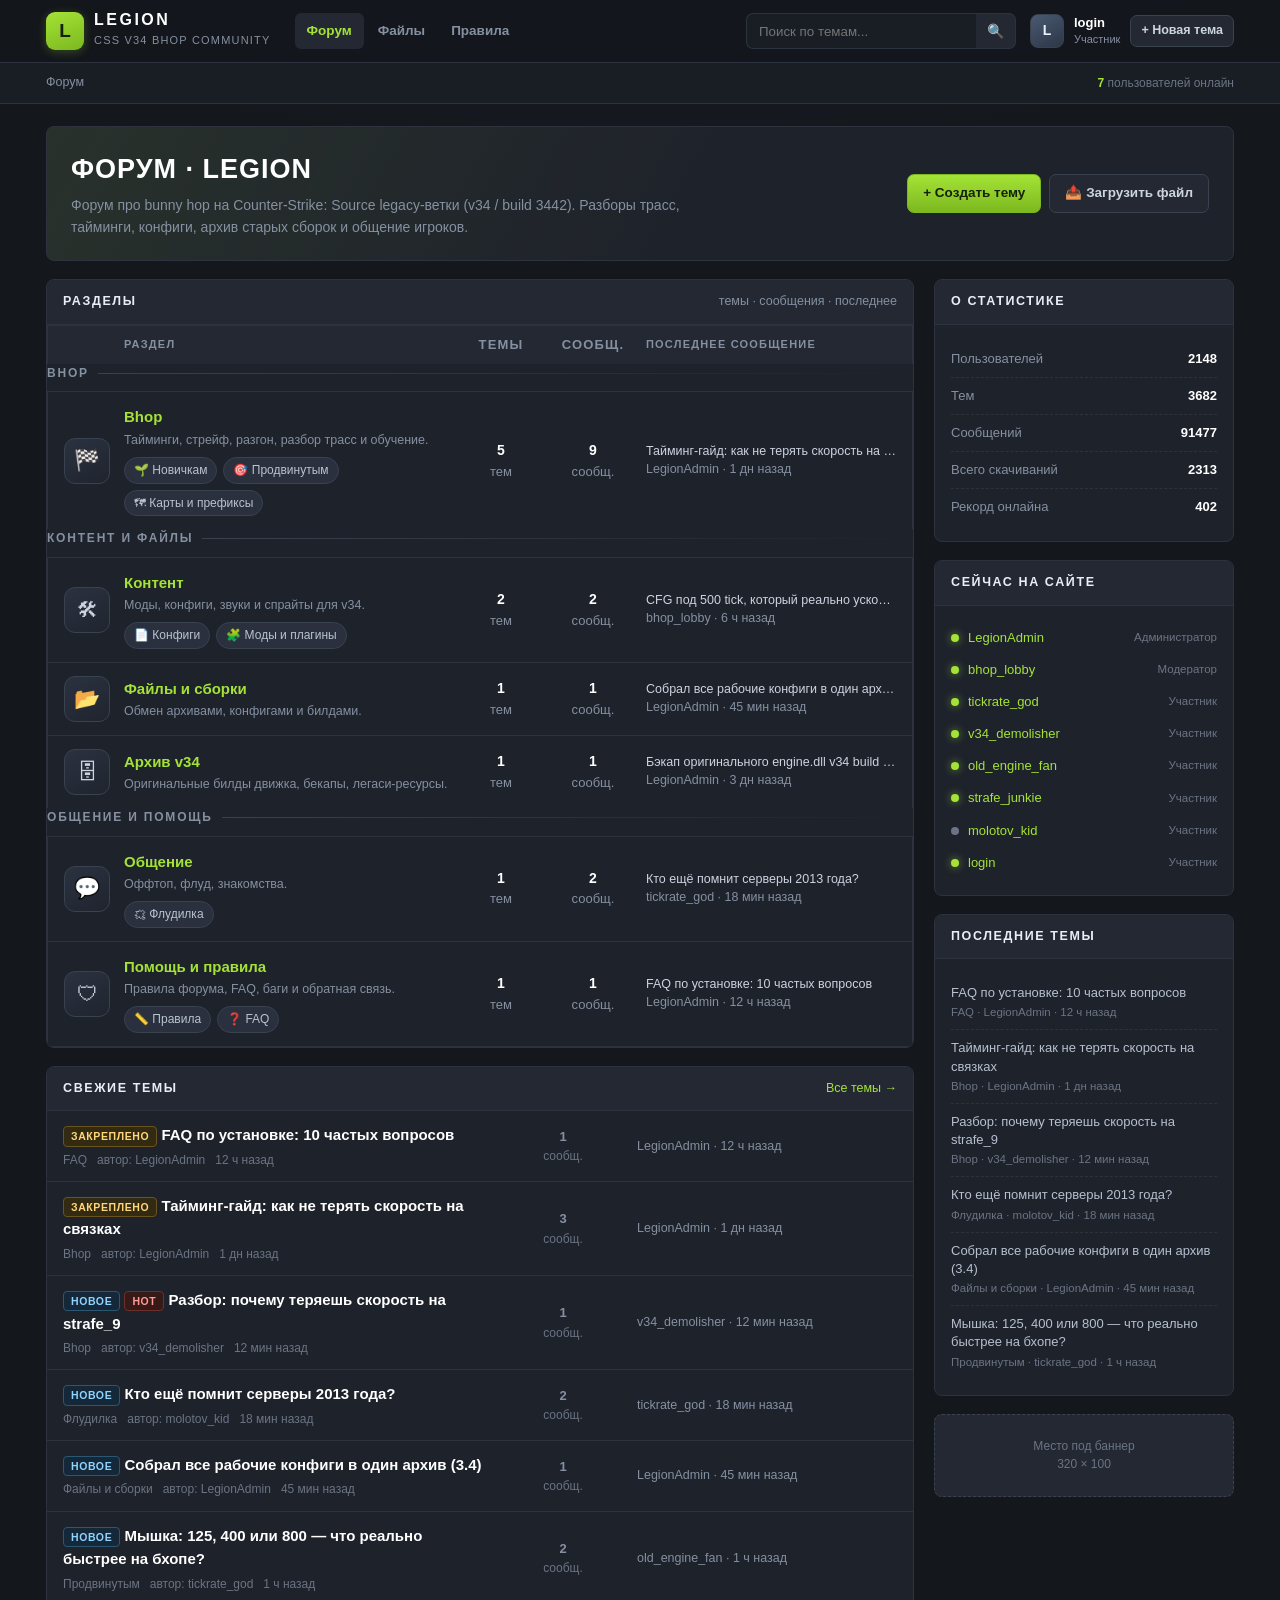
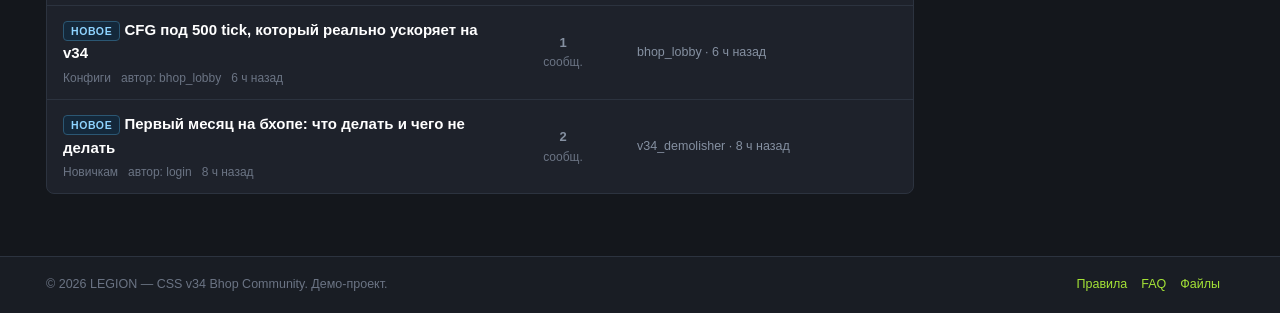
<file: legion-forum/index.html>
<!DOCTYPE html>
<html lang="ru">
<head>
<meta charset="utf-8">
<meta name="viewport" content="width=device-width, initial-scale=1">
<title>LEGION — форум CSS v34 Bhop</title>
<link rel="stylesheet" href="assets/style.css">
</head>
<body>

<header class="site-head">
  <div class="wrap bar">
    <a class="brand" href="index.html">
      <span class="crest">L</span>
      <span class="brand-txt"><b>LEGION</b><span>CSS v34 Bhop Community</span></span>
    </a>
    <nav class="mainnav">
      <a href="index.html" class="is-on">Форум</a>
      <a href="files.html">Файлы</a>
      <a href="rules.html">Правила</a>
    </nav>
    <form class="searchbox" id="headSearch">
      <input id="headSearchInput" type="search" placeholder="Поиск по темам...">
      <button title="Найти">&#128269;</button>
    </form>
    <div class="userbox">
      <span class="avatar">L</span>
      <span class="who"><b>login</b><span>Участник</span></span>
      <a class="btn btn-sm" href="new.html">+ Новая тема</a>
    </div>
  </div>
</header>

<div class="subbar">
  <div class="wrap in">
    <nav class="crumbs"><a href="index.html">Форум</a></nav>
    <span class="online-now" data-online></span>
  </div>
</div>

<div class="wrap">

  <section class="hero">
    <div>
      <h1>ФОРУМ · LEGION</h1>
      <p id="forumDesc"></p>
    </div>
    <div class="hero-acts">
      <a class="btn btn-primary" href="new.html">+ Создать тему</a>
      <a class="btn" href="files.html">&#128228; Загрузить файл</a>
    </div>
  </section>

  <div class="layout">

    <!-- ---------- разделы ---------- -->
    <div class="col">
      <div id="searchBlock" class="hidden">
        <section class="panel">
          <div class="panel-head">
            <h2>Результаты поиска</h2>
            <span class="tail" id="searchCount"></span>
          </div>
          <div class="panel-body tight" id="searchList"></div>
        </section>
      </div>

      <div id="forumBlock">
        <section class="panel">
          <div class="panel-head">
            <h2>Разделы</h2>
            <span class="tail dim">темы · сообщения · последнее</span>
          </div>
          <div class="panel-body tight">
            <div class="row head">
              <div></div>
              <div>Раздел</div>
              <div class="num">Темы</div>
              <div class="num">Сообщ.</div>
              <div>Последнее сообщение</div>
            </div>
            <div id="boards"></div>
          </div>
        </section>
      </div>

      <section class="panel">
        <div class="panel-head">
          <h2>Свежие темы</h2>
          <span class="tail"><a href="board.html?id=bhop">Все темы &rarr;</a></span>
        </div>
        <div class="panel-body tight" id="latest"></div>
      </section>
    </div>

    <!-- ---------- сайдбар ---------- -->
    <aside class="col side">
      <section class="panel side-panel">
        <div class="panel-head"><h3>О статистике</h3></div>
        <div class="panel-body">
          <ul class="stat-list" data-stats></ul>
        </div>
      </section>

      <section class="panel side-panel">
        <div class="panel-head"><h3>Сейчас на сайте</h3></div>
        <div class="panel-body">
          <ul class="online-list" data-online-list></ul>
        </div>
      </section>

      <section class="panel side-panel">
        <div class="panel-head"><h3>Последние темы</h3></div>
        <div class="panel-body" data-latest></div>
      </section>

      <div class="adslot">Место под баннер<br>320 × 100</div>
    </aside>

  </div>
</div>

<footer class="site-foot">
  <div class="wrap in">
    <span>© <span data-year></span> LEGION — CSS v34 Bhop Community. Демо-проект.</span>
    <span class="links">
      <a href="rules.html">Правила</a>
      <a href="rules.html#faq">FAQ</a>
      <a href="files.html">Файлы</a>
      <span data-storage-note></span>
    </span>
  </div>
</footer>

<div class="toast" id="toast"></div>

<script src="assets/data.js"></script>
<script src="assets/app.js"></script>
<script>
(function () {
  var L = window.L, F = L.forum;
  L.q('#forumDesc').textContent = F.desc;

  var GROUPS = [
    { title: 'Bhop',            ids: ['bhop'] },
    { title: 'Контент и файлы', ids: ['content', 'files', 'archive'] },
    { title: 'Общение и помощь',ids: ['talk', 'help'] }
  ];

  function boardHref(b) { return b.url || ('board.html?id=' + b.id); }

  function counts(id) {
    var list = L.threadsDeep(id);
    var posts = list.reduce(function (a, t) { return a + t.posts.length; }, 0);
    return { topics: list.length, posts: posts };
  }

  function lastOf(id) {
    var list = L.threadsDeep(id);
    if (!list.length) return '<span class="muted">пусто</span>';
    var t = list[0];
    var p = t.posts[t.posts.length - 1];
    return '<a class="t" href="thread.html?id=' + L.esc(t.id) + '">' + L.esc(t.title) + '</a>' +
           '<span class="a">' + L.esc(p ? p.author : t.author) + ' · ' + L.esc(L.ago(t.lastSeen)) + '</span>';
  }

  function subsOf(id) {
    return L.boards().filter(function (b) { return b.parent === id; });
  }

  function renderBoards() {
    var html = '';
    GROUPS.forEach(function (g) {
      html += '<h3 class="cat-title">' + L.esc(g.title) + '</h3>';
      g.ids.forEach(function (id) {
        var b = L.board(id);
        if (!b) return;
        var c = counts(id), subs = subsOf(id);
        var chips = subs.map(function (s) {
          return '<a class="sub-link" href="' + boardHref(s) + '">' + L.esc(s.icon) + ' ' + L.esc(s.name) + '</a>';
        }).join('');
        html +=
          '<div class="row">' +
            '<div class="board-ico">' + b.icon + '</div>' +
            '<div>' +
              '<div class="board-name"><a href="' + boardHref(b) + '">' + L.esc(b.name) + '</a></div>' +
              '<div class="board-desc">' + L.esc(b.desc) + '</div>' +
              (chips ? '<div class="board-subs">' + chips + '</div>' : '') +
            '</div>' +
            '<div class="num"><b>' + c.topics + '</b>тем</div>' +
            '<div class="num"><b>' + c.posts + '</b>сообщ.</div>' +
            '<div class="lastpost">' + lastOf(id) + '</div>' +
          '</div>';
      });
    });
    L.q('#boards').innerHTML = html;
  }

  function renderLatest() {
    L.q('#latest').innerHTML = L.latest(8).map(function (t) {
      return threadRow(t);
    }).join('');
  }

  function lastCell(t) {
    var p = t.posts[t.posts.length - 1];
    return '<span class="a">' + L.esc(p ? p.author : t.author) + ' · ' + L.esc(L.ago(t.lastSeen)) + '</span>';
  }

  function threadRow(t) {
    var badges = '';
    if (t.pinned) badges += '<span class="badge badge-pin">Закреплено</span> ';
    else if (Date.now() - t.created < 86400000) badges += '<span class="badge badge-new">Новое</span> ';
    if (t.hot) badges += '<span class="badge badge-hot">Hot</span> ';
    if (t.locked) badges += '<span class="badge">Закрыто</span> ';

    return '<a class="thread" href="thread.html?id=' + L.esc(t.id) + '">' +
      '<div>' +
        '<div class="thread-title">' + badges + L.esc(t.title) + '</div>' +
        '<div class="thread-meta">' +
          '<span>' + L.esc(L.boardTitle(t.board)) + '</span>' +
          '<span>автор: ' + L.esc(t.author) + '</span>' +
          '<span>' + L.esc(L.ago(t.lastSeen)) + '</span>' +
        '</div>' +
      '</div>' +
      '<div class="thread-stats"><b>' + t.posts.length + '</b>сообщ.</div>' +
      '<div class="lastpost">' + lastCell(t) + '</div>' +
    '</a>';
  }
  window.LegionThreadRow = threadRow;

  /* ---------- поиск ---------- */
  function renderSearch(query) {
    var res = L.search(query);
    L.q('#forumBlock').classList.add('hidden');
    L.q('#searchBlock').classList.remove('hidden');
    L.q('#searchCount').textContent = 'запрос: «' + query + '» · найдено ' + res.length;
    document.title = 'Поиск: ' + query + ' — LEGION';
    L.q('.crumbs').innerHTML = '<a href="index.html">Форум</a><i>/</i><span class="cur">Поиск</span>';
    L.q('#searchList').innerHTML = res.length
      ? res.map(function (t) { return threadRow(t); }).join('')
      : '<div class="empty"><div class="big">&#128533;</div><p>Ничего не нашлось. Попробуй другой запрос.</p></div>';
  }

  renderBoards();
  renderLatest();

  var query = new URLSearchParams(location.search).get('q');
  if (query) {
    renderSearch(query);
    L.q('#headSearchInput').value = query;
  }
})();
</script>
</body>
</html>
</file>
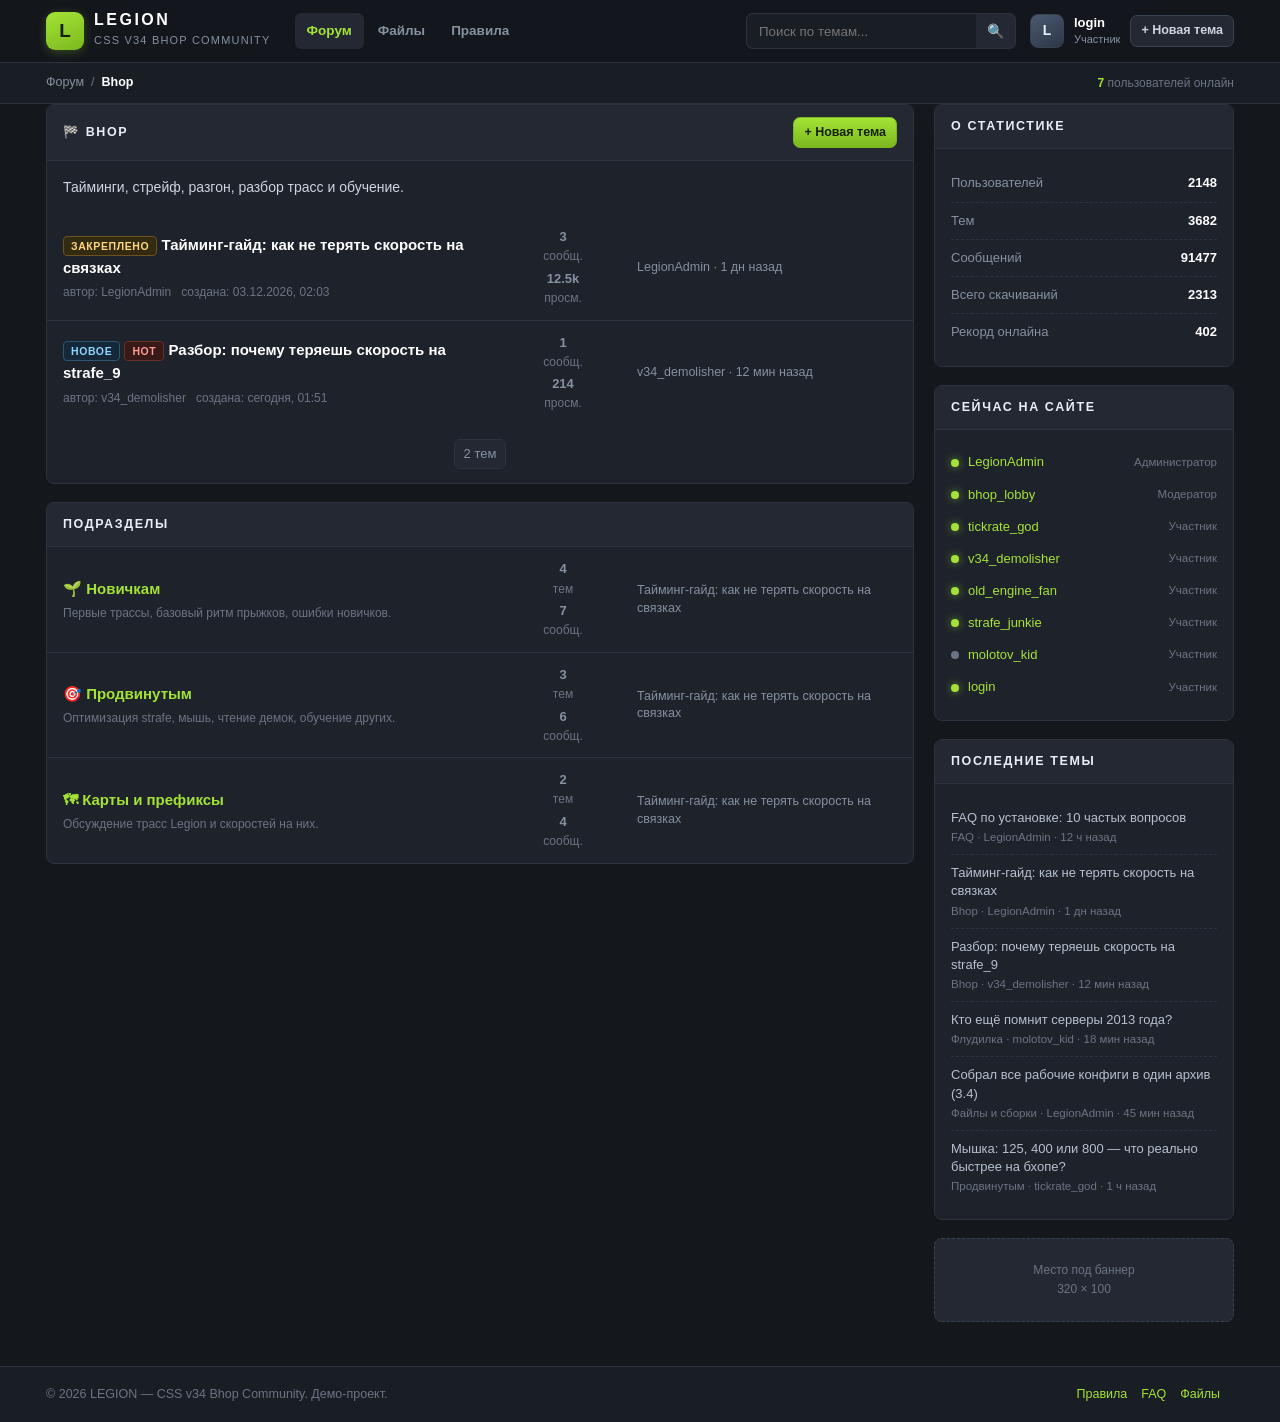
<file: legion-forum/board.html>
<!DOCTYPE html>
<html lang="ru">
<head>
<meta charset="utf-8">
<meta name="viewport" content="width=device-width, initial-scale=1">
<title>Раздел — LEGION</title>
<link rel="stylesheet" href="assets/style.css">
</head>
<body>

<header class="site-head">
  <div class="wrap bar">
    <a class="brand" href="index.html">
      <span class="crest">L</span>
      <span class="brand-txt"><b>LEGION</b><span>CSS v34 Bhop Community</span></span>
    </a>
    <nav class="mainnav">
      <a href="index.html" class="is-on">Форум</a>
      <a href="files.html">Файлы</a>
      <a href="rules.html">Правила</a>
    </nav>
    <form class="searchbox" id="headSearch">
      <input id="headSearchInput" type="search" placeholder="Поиск по темам...">
      <button title="Найти">&#128269;</button>
    </form>
    <div class="userbox">
      <span class="avatar">L</span>
      <span class="who"><b>login</b><span>Участник</span></span>
      <a class="btn btn-sm" href="new.html">+ Новая тема</a>
    </div>
  </div>
</header>

<div class="subbar">
  <div class="wrap in">
    <nav class="crumbs" id="crumbs"></nav>
    <span class="online-now" data-online></span>
  </div>
</div>

<div class="wrap">
  <div class="layout">

    <div class="col">
      <section class="panel">
        <div class="panel-head">
          <h2 id="boardTitle">Раздел</h2>
          <span class="tail"><a class="btn btn-sm btn-primary" id="newThreadBtn" href="new.html">+ Новая тема</a></span>
        </div>
        <div class="panel-body" id="boardDesc"></div>
        <div class="panel-body tight">
          <div id="threadList"></div>
          <div class="pager" id="pager"></div>
        </div>
      </section>

      <section class="panel">
        <div class="panel-head"><h2>Подразделы</h2></div>
        <div class="panel-body tight" id="subs"></div>
      </section>
    </div>

    <aside class="col side">
      <section class="panel side-panel">
        <div class="panel-head"><h3>О статистике</h3></div>
        <div class="panel-body"><ul class="stat-list" data-stats></ul></div>
      </section>
      <section class="panel side-panel">
        <div class="panel-head"><h3>Сейчас на сайте</h3></div>
        <div class="panel-body"><ul class="online-list" data-online-list></ul></div>
      </section>
      <section class="panel side-panel">
        <div class="panel-head"><h3>Последние темы</h3></div>
        <div class="panel-body" data-latest></div>
      </section>
      <div class="adslot">Место под баннер<br>320 × 100</div>
    </aside>

  </div>
</div>

<footer class="site-foot">
  <div class="wrap in">
    <span>© <span data-year></span> LEGION — CSS v34 Bhop Community. Демо-проект.</span>
    <span class="links">
      <a href="rules.html">Правила</a>
      <a href="rules.html#faq">FAQ</a>
      <a href="files.html">Файлы</a>
      <span data-storage-note></span>
    </span>
  </div>
</footer>

<div class="toast" id="toast"></div>

<script src="assets/data.js"></script>
<script src="assets/app.js"></script>
<script>
(function () {
  var L = window.L;
  var PER = 8;

  function row(t) {
    var badges = '';
    if (t.pinned) badges += '<span class="badge badge-pin">Закреплено</span> ';
    else if (Date.now() - t.created < 86400000) badges += '<span class="badge badge-new">Новое</span> ';
    if (t.hot) badges += '<span class="badge badge-hot">Hot</span> ';
    if (t.locked) badges += '<span class="badge">Закрыто</span> ';
    if (!t.posts.length) badges += '<span class="badge">Без ответов</span> ';

    var last = t.posts[t.posts.length - 1];
    return '<a class="thread" href="thread.html?id=' + L.esc(t.id) + '">' +
      '<div>' +
        '<div class="thread-title">' + badges + L.esc(t.title) + '</div>' +
        '<div class="thread-meta">' +
          '<span>автор: ' + L.esc(t.author) + '</span>' +
          '<span>создана: ' + L.esc(L.ftime(t.created)) + '</span>' +
        '</div>' +
      '</div>' +
      '<div class="thread-stats"><b>' + t.posts.length + '</b>сообщ.<b style="margin-top:3px">' + L.num(t.views) + '</b>просм.</div>' +
      '<div class="lastpost">' +
        (last ? '<span class="a">' + L.esc(last.author) + ' · ' + L.esc(L.ago(t.lastSeen)) + '</span>' : '<span class="muted">—</span>') +
      '</div>' +
    '</a>';
  }

  function render() {
    var params = new URLSearchParams(location.search);
    var id = params.get('id') || 'bhop';
    var page = parseInt(params.get('page') || '1', 10);
    var b = L.board(id);
    if (!b) {
      L.q('#boardTitle').textContent = 'Раздел не найден';
      L.q('#threadList').innerHTML = '<div class="empty"><div class="big">&#129300;</div><p>Такого раздела нет. <a href="index.html">Вернуться на главную</a>.</p></div>';
      return;
    }

    document.title = b.name + ' — LEGION';
    L.q('#boardTitle').textContent = b.icon + '  ' + b.name;
    L.q('#boardDesc').innerHTML = '<p style="margin:0">' + L.esc(b.desc) + '</p>';
    L.q('#newThreadBtn').href = 'new.html?board=' + encodeURIComponent(id);

    var path = L.boardPath(id);
    L.q('#crumbs').innerHTML = '<a href="index.html">Форум</a><i>/</i>' +
      path.map(function (p, i) {
        return i === path.length - 1
          ? '<span class="cur">' + L.esc(p.name) + '</span>'
          : '<a href="board.html?id=' + L.esc(p.id) + '">' + L.esc(p.name) + '</a><i>/</i>';
      }).join('');

    var list = L.threadsIn(id);
    var p = L.paginate(list, PER, page);
    L.q('#threadList').innerHTML = p.slice.length
      ? p.slice.map(row).join('')
      : '<div class="empty"><div class="big">&#128533;</div><p>В разделе пока нет тем.</p></div>';
    L.renderPager(L.q('#pager'), p, 'board.html?id=' + encodeURIComponent(id));

    var subs = L.boards().filter(function (x) { return x.parent === id; });
    L.q('#subs').innerHTML = subs.length
      ? subs.map(function (s) {
          var l = L.threadsIn(s.id);
          var posts = l.reduce(function (a, t) { return a + t.posts.length; }, 0);
          var last = l[0];
          return '<div class="thread">' +
            '<div>' +
              '<div class="thread-title"><a href="board.html?id=' + L.esc(s.id) + '">' + s.icon + ' ' + L.esc(s.name) + '</a></div>' +
              '<div class="thread-meta">' + L.esc(s.desc) + '</div>' +
            '</div>' +
            '<div class="thread-stats"><b>' + l.length + '</b>тем<b style="margin-top:3px">' + posts + '</b>сообщ.</div>' +
            '<div class="lastpost">' + (last ? '<span class="a">' + L.esc(last.title) + '</span>' : '<span class="muted">пусто</span>') + '</div>' +
          '</div>';
        }).join('')
      : '<div class="empty"><p>Подразделов нет.</p></div>';
  }

  render();
})();
</script>
</body>
</html>
</file>
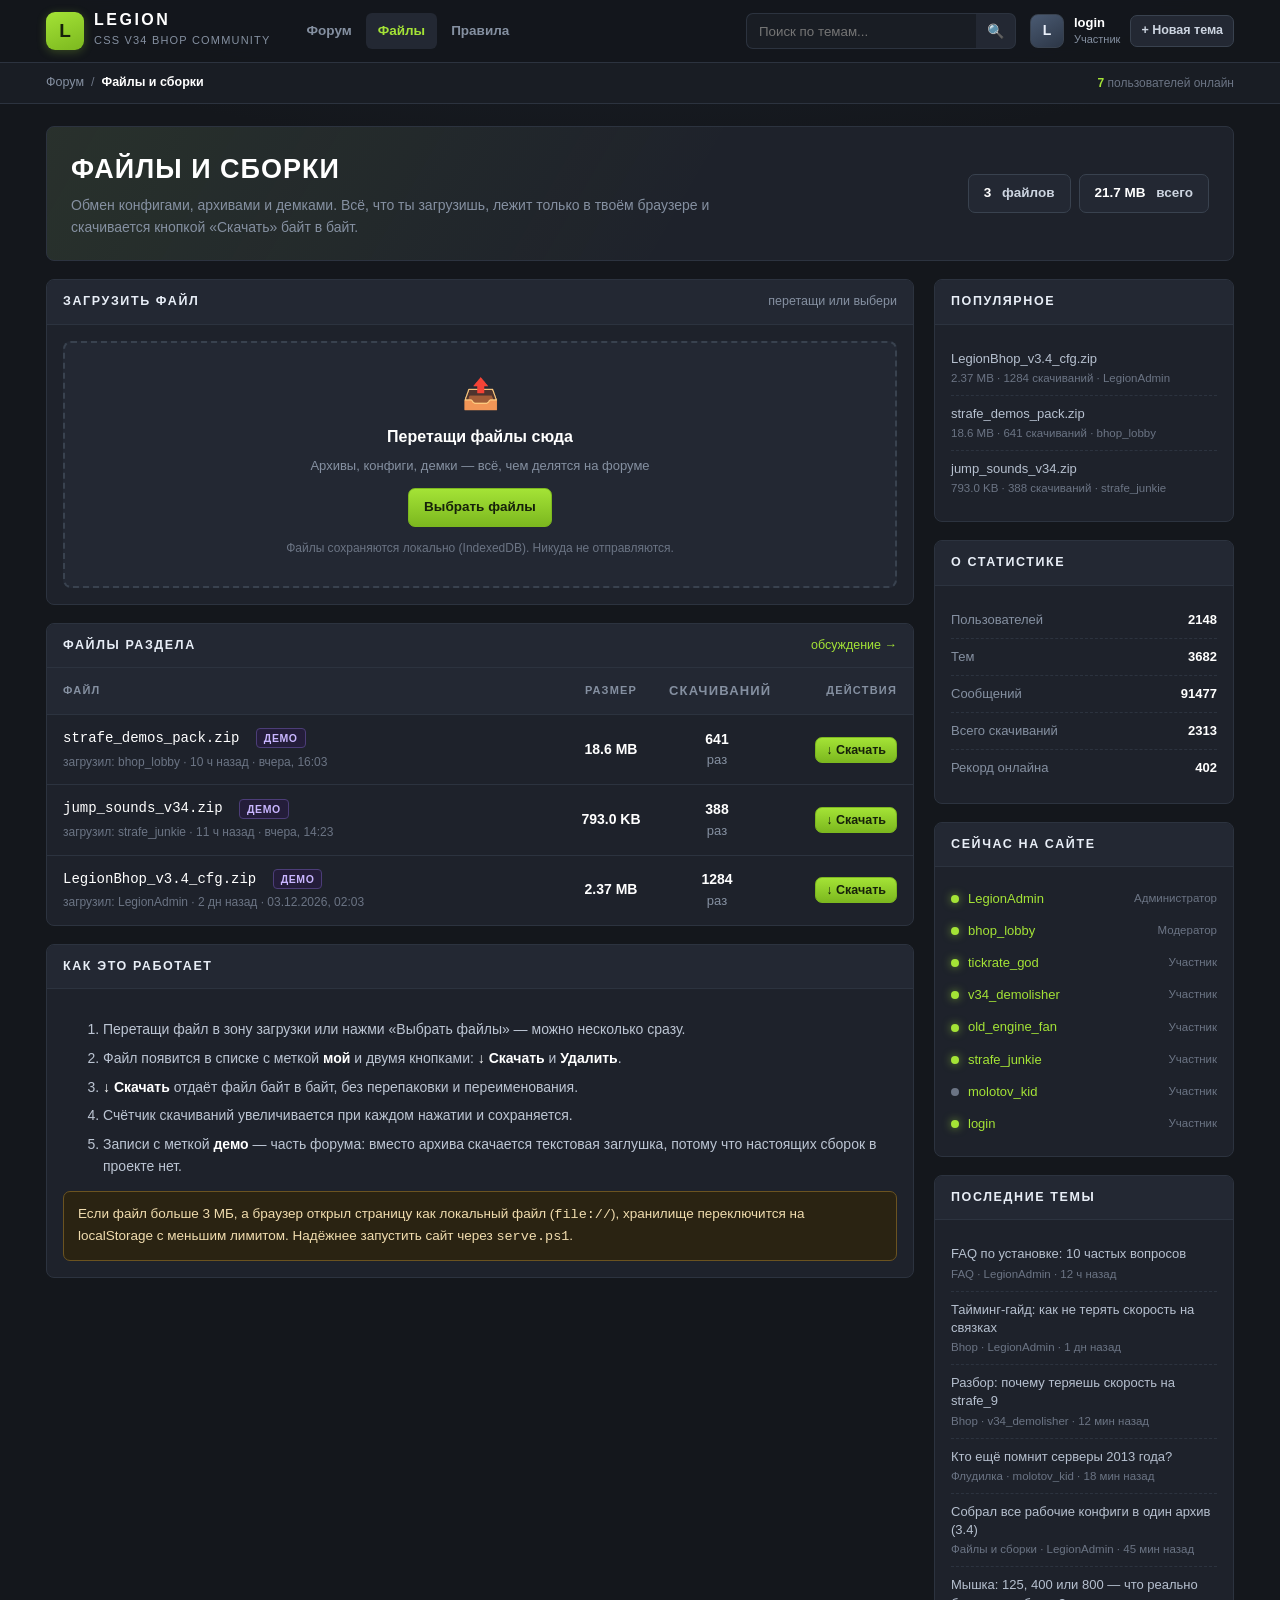
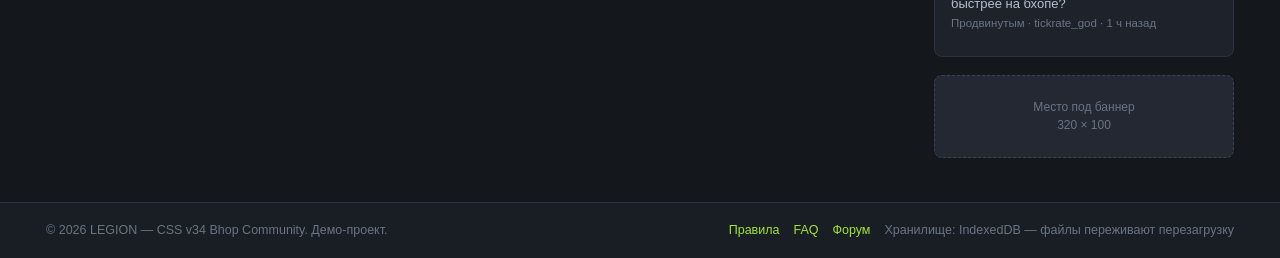
<file: legion-forum/files.html>
<!DOCTYPE html>
<html lang="ru">
<head>
<meta charset="utf-8">
<meta name="viewport" content="width=device-width, initial-scale=1">
<title>Файлы и сборки — LEGION</title>
<link rel="stylesheet" href="assets/style.css">
</head>
<body>

<header class="site-head">
  <div class="wrap bar">
    <a class="brand" href="index.html">
      <span class="crest">L</span>
      <span class="brand-txt"><b>LEGION</b><span>CSS v34 Bhop Community</span></span>
    </a>
    <nav class="mainnav">
      <a href="index.html">Форум</a>
      <a href="files.html" class="is-on">Файлы</a>
      <a href="rules.html">Правила</a>
    </nav>
    <form class="searchbox" id="headSearch">
      <input id="headSearchInput" type="search" placeholder="Поиск по темам...">
      <button title="Найти">&#128269;</button>
    </form>
    <div class="userbox">
      <span class="avatar">L</span>
      <span class="who"><b>login</b><span>Участник</span></span>
      <a class="btn btn-sm" href="new.html">+ Новая тема</a>
    </div>
  </div>
</header>

<div class="subbar">
  <div class="wrap in">
    <nav class="crumbs"><a href="index.html">Форум</a><i>/</i><span class="cur">Файлы и сборки</span></nav>
    <span class="online-now" data-online></span>
  </div>
</div>

<div class="wrap">

  <section class="hero">
    <div>
      <h1>ФАЙЛЫ И СБОРКИ</h1>
      <p>Обмен конфигами, архивами и демками. Всё, что ты загрузишь, лежит только в
         твоём браузере и скачивается кнопкой «Скачать» байт в байт.</p>
    </div>
    <div class="hero-acts">
      <span class="btn" title="Количество файлов"><b id="fileCount">0</b>&nbsp;файлов</span>
      <span class="btn" title="Общий объём"><b id="fileTotal">0</b>&nbsp;всего</span>
    </div>
  </section>

  <div class="layout">

    <div class="col">
      <section class="panel">
        <div class="panel-head"><h2>Загрузить файл</h2><span class="tail dim">перетащи или выбери</span></div>
        <div class="panel-body">
          <div class="drop" id="dropzone">
            <div class="big">&#128228;</div>
            <div class="t">Перетащи файлы сюда</div>
            <div class="s">Архивы, конфиги, демки — всё, чем делятся на форуме</div>
            <label class="btn btn-primary">
              Выбрать файлы
              <input type="file" id="fileInput" multiple hidden>
            </label>
            <div class="hint" style="margin-top:12px">
              Файлы сохраняются локально (IndexedDB). Никуда не отправляются.
            </div>
          </div>
        </div>
      </section>

      <section class="panel">
        <div class="panel-head">
          <h2>Файлы раздела</h2>
          <span class="tail"><a href="board.html?id=files">обсуждение &rarr;</a></span>
        </div>
        <div class="panel-body tight" id="fileList"></div>
      </section>

      <section class="panel">
        <div class="panel-head"><h2>Как это работает</h2></div>
        <div class="panel-body">
          <ol class="rules">
            <li>Перетащи файл в зону загрузки или нажми «Выбрать файлы» — можно несколько сразу.</li>
            <li>Файл появится в списке с меткой <b>мой</b> и двумя кнопками: <b>↓ Скачать</b> и <b>Удалить</b>.</li>
            <li><b>↓ Скачать</b> отдаёт файл байт в байт, без перепаковки и переименования.</li>
            <li>Счётчик скачиваний увеличивается при каждом нажатии и сохраняется.</li>
            <li>Записи с меткой <b>демо</b> — часть форума: вместо архива скачается текстовая
                заглушка, потому что настоящих сборок в проекте нет.</li>
          </ol>
          <div class="alert warn" style="margin-bottom:0">
            Если файл больше 3&nbsp;МБ, а браузер открыл страницу как локальный файл
            (<code>file://</code>), хранилище переключится на localStorage с меньшим лимитом.
            Надёжнее запустить сайт через <code>serve.ps1</code>.
          </div>
        </div>
      </section>
    </div>

    <aside class="col side">
      <section class="panel side-panel">
        <div class="panel-head"><h3>Популярное</h3></div>
        <div class="panel-body" id="topFiles"></div>
      </section>
      <section class="panel side-panel">
        <div class="panel-head"><h3>О статистике</h3></div>
        <div class="panel-body"><ul class="stat-list" data-stats></ul></div>
      </section>
      <section class="panel side-panel">
        <div class="panel-head"><h3>Сейчас на сайте</h3></div>
        <div class="panel-body"><ul class="online-list" data-online-list></ul></div>
      </section>
      <section class="panel side-panel">
        <div class="panel-head"><h3>Последние темы</h3></div>
        <div class="panel-body" data-latest></div>
      </section>
      <div class="adslot">Место под баннер<br>320 × 100</div>
    </aside>

  </div>
</div>

<footer class="site-foot">
  <div class="wrap in">
    <span>© <span data-year></span> LEGION — CSS v34 Bhop Community. Демо-проект.</span>
    <span class="links">
      <a href="rules.html">Правила</a>
      <a href="rules.html#faq">FAQ</a>
      <a href="index.html">Форум</a>
      <span data-storage-note></span>
    </span>
  </div>
</footer>

<div class="toast" id="toast"></div>

<script src="assets/data.js"></script>
<script src="assets/app.js"></script>
<script src="assets/files.js"></script>
<script>
(function () {
  var L = window.L, LF = window.LegionFiles;

  function renderTop() {
    var items = LF.list().slice().sort(function (a, b) { return b.downloads - a.downloads; }).slice(0, 5);
    L.q('#topFiles').innerHTML = items.map(function (f) {
      return '<div class="mini-thread">' + L.esc(f.name) +
             '<span class="m">' + L.esc(L.size(f.size)) + ' · ' + f.downloads + ' скачиваний · ' + L.esc(f.author) + '</span></div>';
    }).join('') || '<div class="empty"><p>Пока пусто</p></div>';
  }

  LF.init().then(renderTop);

  // обновляем «Популярное» после любого действия со списком
  L.q('#fileList').addEventListener('click', function () { setTimeout(renderTop, 80); });
})();
</script>
</body>
</html>
</file>
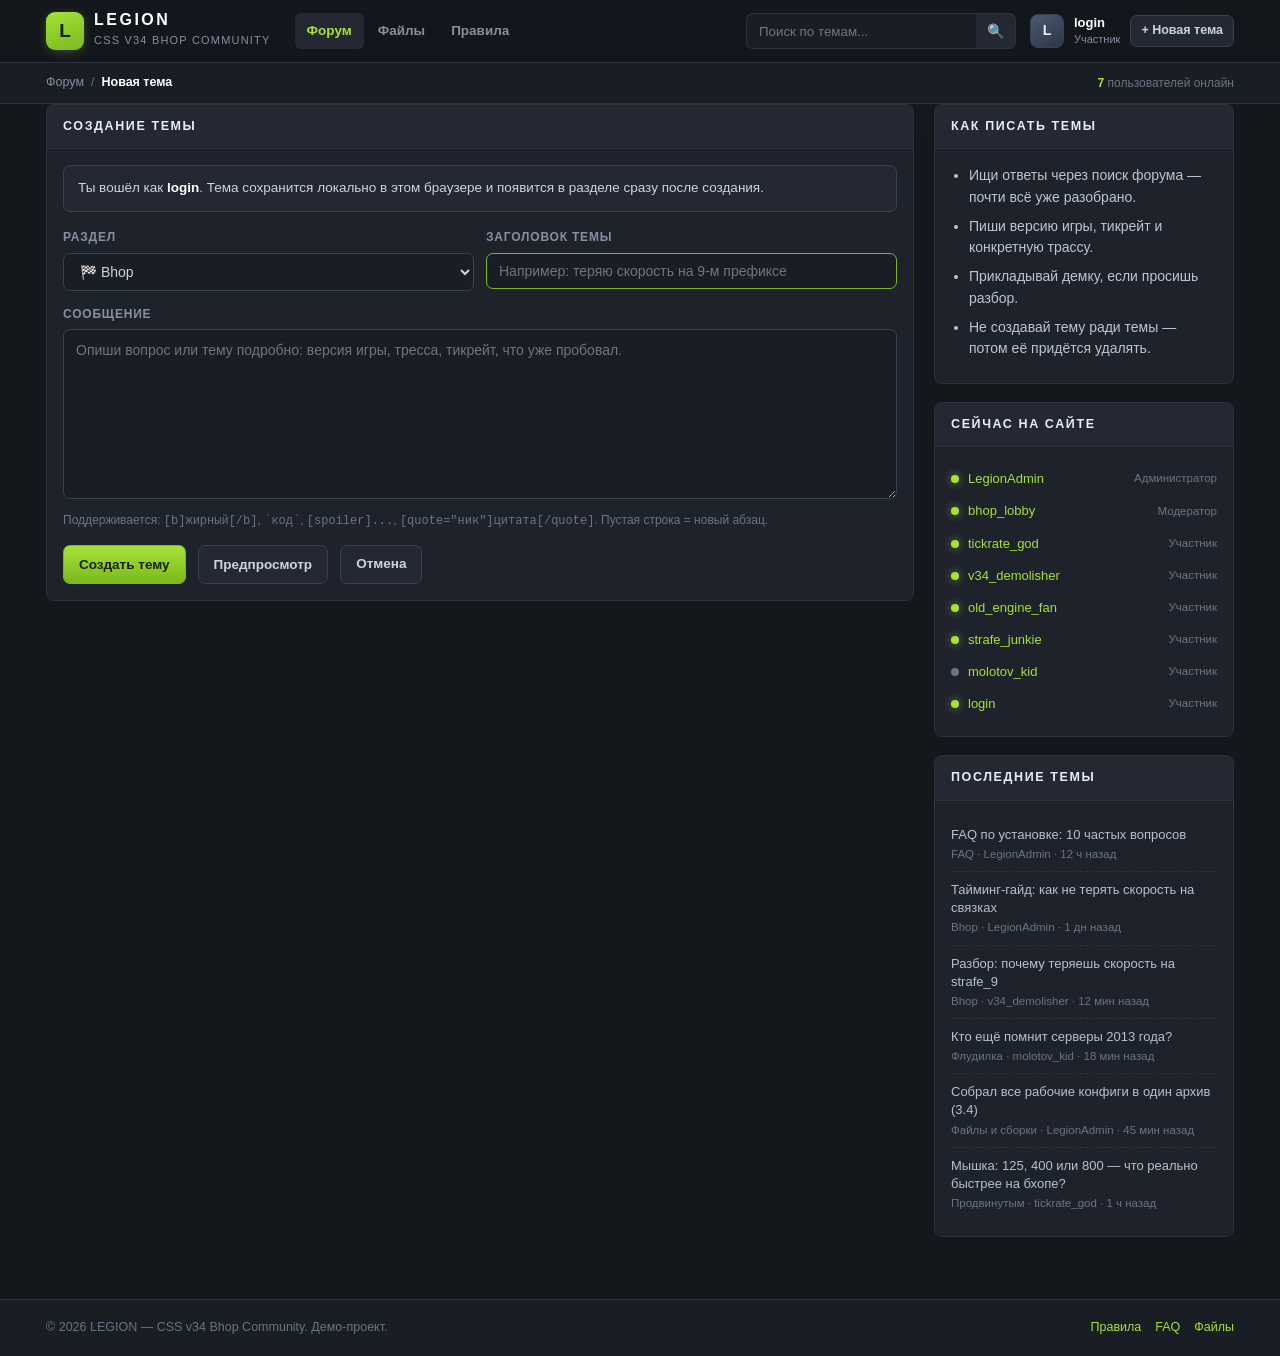
<file: legion-forum/new.html>
<!DOCTYPE html>
<html lang="ru">
<head>
<meta charset="utf-8">
<meta name="viewport" content="width=device-width, initial-scale=1">
<title>Новая тема — LEGION</title>
<link rel="stylesheet" href="assets/style.css">
</head>
<body>

<header class="site-head">
  <div class="wrap bar">
    <a class="brand" href="index.html">
      <span class="crest">L</span>
      <span class="brand-txt"><b>LEGION</b><span>CSS v34 Bhop Community</span></span>
    </a>
    <nav class="mainnav">
      <a href="index.html" class="is-on">Форум</a>
      <a href="files.html">Файлы</a>
      <a href="rules.html">Правила</a>
    </nav>
    <form class="searchbox" id="headSearch">
      <input id="headSearchInput" type="search" placeholder="Поиск по темам...">
      <button title="Найти">&#128269;</button>
    </form>
    <div class="userbox">
      <span class="avatar">L</span>
      <span class="who"><b>login</b><span>Участник</span></span>
      <a class="btn btn-sm" href="new.html">+ Новая тема</a>
    </div>
  </div>
</header>

<div class="subbar">
  <div class="wrap in">
    <nav class="crumbs"><a href="index.html">Форум</a><i>/</i><span class="cur">Новая тема</span></nav>
    <span class="online-now" data-online></span>
  </div>
</div>

<div class="wrap">
  <div class="layout">

    <div class="col">
      <section class="panel">
        <div class="panel-head"><h2>Создание темы</h2></div>
        <div class="panel-body">
          <div class="alert">
            Ты вошёл как <b>login</b>. Тема сохранится локально в этом браузере и появится
            в разделе сразу после создания.
          </div>

          <div class="form-row">
            <div class="field">
              <label for="boardSel">Раздел</label>
              <select id="boardSel"></select>
            </div>
            <div class="field">
              <label for="titleInput">Заголовок темы</label>
              <input class="input" id="titleInput" maxlength="90" placeholder="Например: теряю скорость на 9-м префиксе">
            </div>
          </div>

          <div class="field">
            <label for="bodyInput">Сообщение</label>
            <textarea class="textarea" id="bodyInput" placeholder="Опиши вопрос или тему подробно: версия игры, тресса, тикрейт, что уже пробовал."></textarea>
            <div class="hint">
              Поддерживается: <code>[b]жирный[/b]</code>, <code>`код`</code>,
              <code>[spoiler]...</code>, <code>[quote="ник"]цитата[/quote]</code>.
              Пустая строка = новый абзац.
            </div>
          </div>

          <div class="form-row">
            <button class="btn btn-primary" id="createBtn">Создать тему</button>
            <button class="btn" id="previewBtn" type="button">Предпросмотр</button>
            <a class="btn" href="index.html">Отмена</a>
          </div>

          <div class="panel" id="previewBox" style="display:none;margin:16px 0 0">
            <div class="panel-head"><h3>Предпросмотр</h3></div>
            <div class="panel-body"><div class="post-body" id="previewBody"></div></div>
          </div>
        </div>
      </section>
    </div>

    <aside class="col side">
      <section class="panel side-panel">
        <div class="panel-head"><h3>Как писать темы</h3></div>
        <div class="panel-body">
          <ul class="rules" style="margin:0;padding-left:18px">
            <li>Ищи ответы через поиск форума — почти всё уже разобрано.</li>
            <li>Пиши версию игры, тикрейт и конкретную трассу.</li>
            <li>Прикладывай демку, если просишь разбор.</li>
            <li>Не создавай тему ради темы — потом её придётся удалять.</li>
          </ul>
        </div>
      </section>
      <section class="panel side-panel">
        <div class="panel-head"><h3>Сейчас на сайте</h3></div>
        <div class="panel-body"><ul class="online-list" data-online-list></ul></div>
      </section>
      <section class="panel side-panel">
        <div class="panel-head"><h3>Последние темы</h3></div>
        <div class="panel-body" data-latest></div>
      </section>
    </aside>

  </div>
</div>

<footer class="site-foot">
  <div class="wrap in">
    <span>© <span data-year></span> LEGION — CSS v34 Bhop Community. Демо-проект.</span>
    <span class="links">
      <a href="rules.html">Правила</a>
      <a href="rules.html#faq">FAQ</a>
      <a href="files.html">Файлы</a>
    </span>
  </div>
</footer>

<div class="toast" id="toast"></div>

<script src="assets/data.js"></script>
<script src="assets/app.js"></script>
<script src="assets/format.js"></script>
<script>
(function () {
  var L = window.L;

  function fillBoards() {
    var sel = L.q('#boardSel'), groups = {};
    L.boards().forEach(function (b) {
      if (b.url) return;
      var key = b.parent ? (L.board(b.parent) || {}).name || 'Разное' : 'Разделы';
      (groups[key] = groups[key] || []).push(b);
    });
    sel.innerHTML = Object.keys(groups).map(function (k) {
      return '<optgroup label="' + L.esc(k) + '">' + groups[k].map(function (b) {
        return '<option value="' + L.esc(b.id) + '">' + b.icon + ' ' + L.esc(b.name) + '</option>';
      }).join('') + '</optgroup>';
    }).join('');
  }

  fillBoards();
  var wanted = new URLSearchParams(location.search).get('board');
  if (wanted) L.q('#boardSel').value = wanted;

  L.q('#previewBtn').addEventListener('click', function () {
    var box = L.q('#previewBox');
    box.style.display = box.style.display === 'none' ? '' : 'none';
    L.q('#previewBody').innerHTML = window.LegionFormat(L.q('#bodyInput').value) || '<span class="muted">Пусто</span>';
  });

  L.q('#createBtn').addEventListener('click', function () {
    var title = L.q('#titleInput').value.trim();
    var body = L.q('#bodyInput').value.trim();
    var board = L.q('#boardSel').value;

    if (title.length < 5) return L.toast('Заголовок слишком короткий', 'err');
    if (body.length < 15) return L.toast('Слишком короткое сообщение', 'err');

    var t = L.createThread(board, title, window.LegionFormat(body));
    L.toast('Тема создана', 'ok');
    setTimeout(function () { location.href = 'thread.html?id=' + encodeURIComponent(t.id); }, 600);
  });

  L.q('#titleInput').focus();
})();
</script>
</body>
</html>
</file>
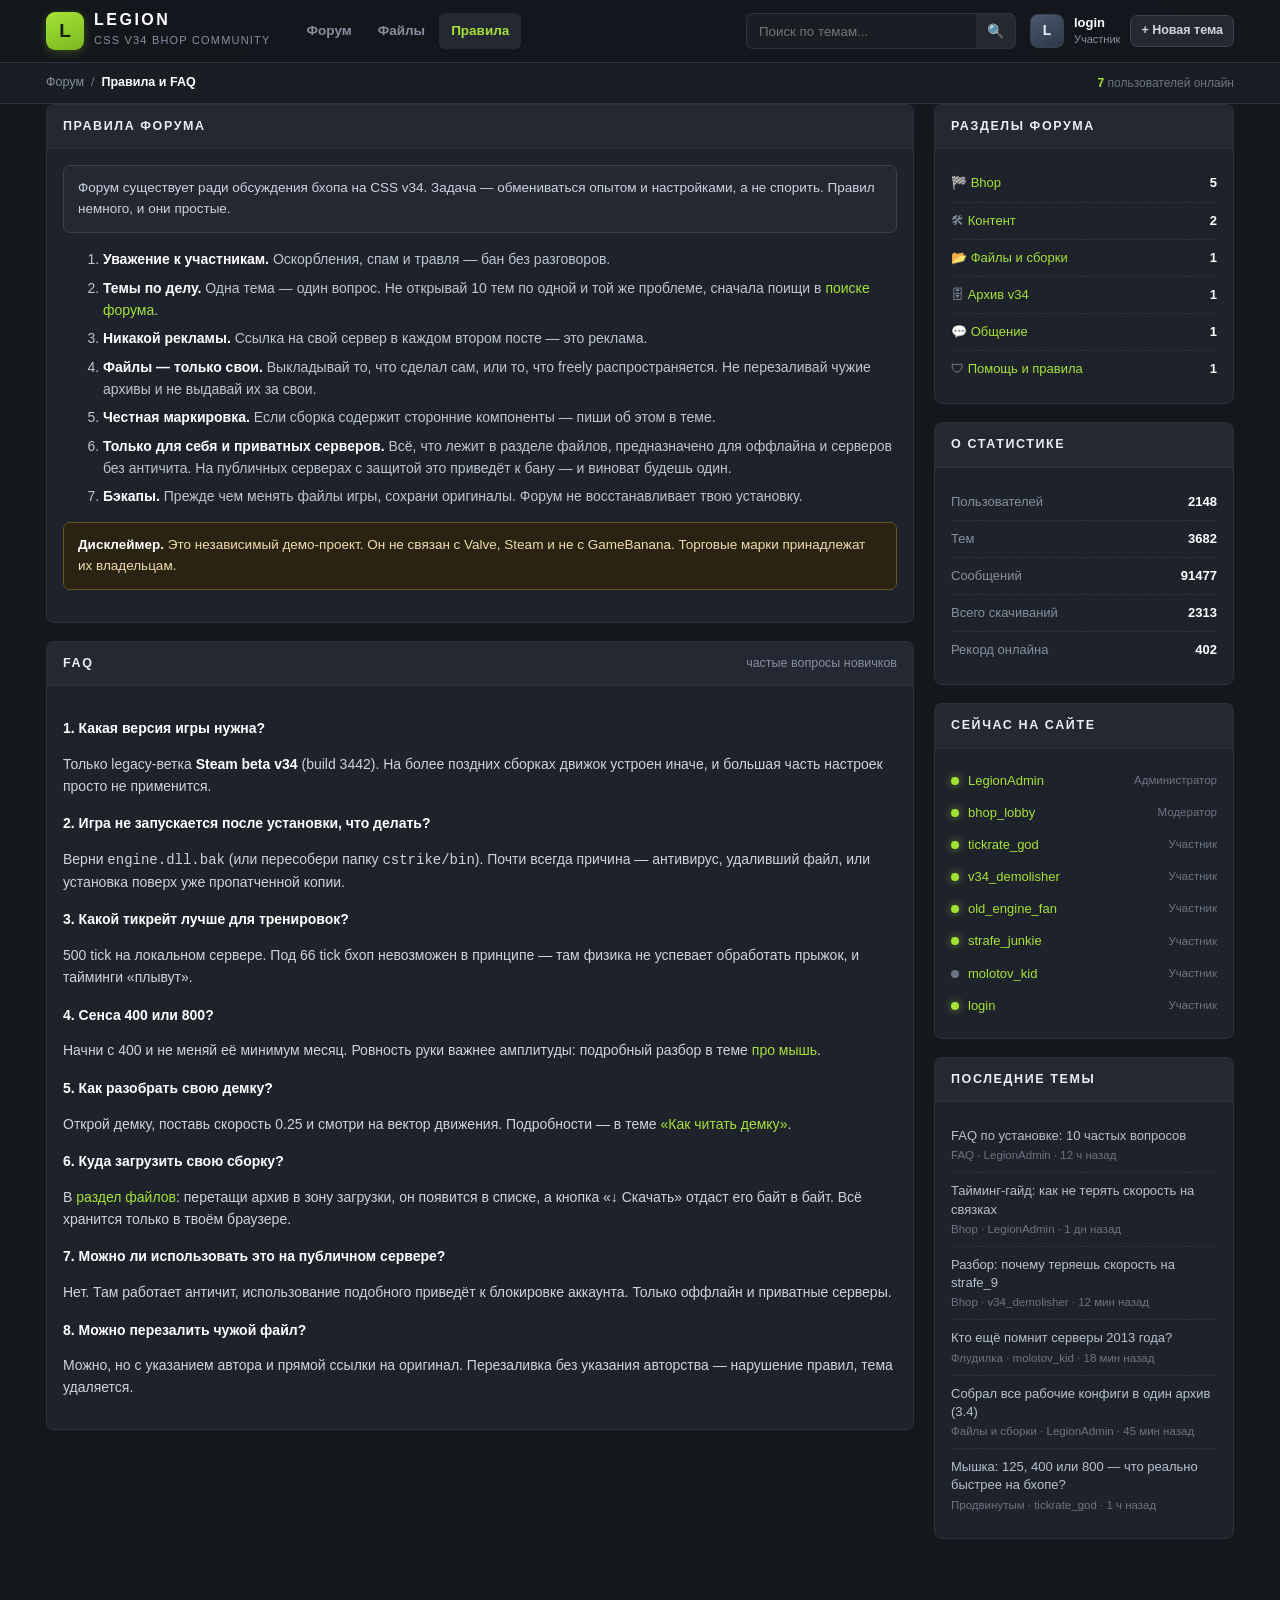
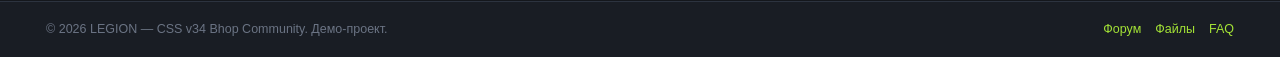
<file: legion-forum/rules.html>
<!DOCTYPE html>
<html lang="ru">
<head>
<meta charset="utf-8">
<meta name="viewport" content="width=device-width, initial-scale=1">
<title>Правила и FAQ — LEGION</title>
<link rel="stylesheet" href="assets/style.css">
</head>
<body>

<header class="site-head">
  <div class="wrap bar">
    <a class="brand" href="index.html">
      <span class="crest">L</span>
      <span class="brand-txt"><b>LEGION</b><span>CSS v34 Bhop Community</span></span>
    </a>
    <nav class="mainnav">
      <a href="index.html">Форум</a>
      <a href="files.html">Файлы</a>
      <a href="rules.html" class="is-on">Правила</a>
    </nav>
    <form class="searchbox" id="headSearch">
      <input id="headSearchInput" type="search" placeholder="Поиск по темам...">
      <button title="Найти">&#128269;</button>
    </form>
    <div class="userbox">
      <span class="avatar">L</span>
      <span class="who"><b>login</b><span>Участник</span></span>
      <a class="btn btn-sm" href="new.html">+ Новая тема</a>
    </div>
  </div>
</header>

<div class="subbar">
  <div class="wrap in">
    <nav class="crumbs"><a href="index.html">Форум</a><i>/</i><span class="cur">Правила и FAQ</span></nav>
    <span class="online-now" data-online></span>
  </div>
</div>

<div class="wrap">
  <div class="layout">

    <div class="col">
      <section class="panel">
        <div class="panel-head"><h2>Правила форума</h2></div>
        <div class="panel-body">
          <div class="alert">
            Форум существует ради обсуждения бхопа на CSS v34. Задача — обмениваться
            опытом и настройками, а не спорить. Правил немного, и они простые.
          </div>

          <ol class="rules">
            <li><b>Уважение к участникам.</b> Оскорбления, спам и травля — бан без разговоров.</li>
            <li><b>Темы по делу.</b> Одна тема — один вопрос. Не открывай 10 тем по одной и той же проблеме,
                сначала поищи в <a href="index.html">поиске форума</a>.</li>
            <li><b>Никакой рекламы.</b> Ссылка на свой сервер в каждом втором посте — это реклама.</li>
            <li><b>Файлы — только свои.</b> Выкладывай то, что сделал сам, или то, что freely распространяется.
                Не перезаливай чужие архивы и не выдавай их за свои.</li>
            <li><b>Честная маркировка.</b> Если сборка содержит сторонние компоненты — пиши об этом в теме.</li>
            <li><b>Только для себя и приватных серверов.</b> Всё, что лежит в разделе файлов, предназначено
                для оффлайна и серверов без античита. На публичных серверах с защитой это приведёт к бану —
                и виноват будешь один.</li>
            <li><b>Бэкапы.</b> Прежде чем менять файлы игры, сохрани оригиналы. Форум не восстанавливает твою установку.</li>
          </ol>

          <div class="alert warn">
            <b>Дисклеймер.</b> Это независимый демо-проект. Он не связан с Valve, Steam и не с GameBanana.
            Торговые марки принадлежат их владельцам.
          </div>
        </div>
      </section>

      <section class="panel" id="faq">
        <div class="panel-head"><h2>FAQ</h2><span class="tail dim">частые вопросы новичков</span></div>
        <div class="panel-body">
          <div class="faq-q">1. Какая версия игры нужна?</div>
          <p>Только legacy-ветка <b>Steam beta v34</b> (build 3442). На более поздних сборках
             движок устроен иначе, и большая часть настроек просто не применится.</p>

          <div class="faq-q">2. Игра не запускается после установки, что делать?</div>
          <p>Верни <code>engine.dll.bak</code> (или пересобери папку <code>cstrike/bin</code>).
             Почти всегда причина — антивирус, удаливший файл, или установка поверх уже
             пропатченной копии.</p>

          <div class="faq-q">3. Какой тикрейт лучше для тренировок?</div>
          <p>500 tick на локальном сервере. Под 66 tick бхоп невозможен в принципе — там
             физика не успевает обработать прыжок, и тайминги «плывут».</p>

          <div class="faq-q">4. Сенса 400 или 800?</div>
          <p>Начни с 400 и не меняй её минимум месяц. Ровность руки важнее амплитуды:
             подробный разбор в теме <a href="thread.html?id=t-mouse">про мышь</a>.</p>

          <div class="faq-q">5. Как разобрать свою демку?</div>
          <p>Открой демку, поставь скорость 0.25 и смотри на вектор движения. Подробности —
             в теме <a href="thread.html?id=t-demo-read">«Как читать демку»</a>.</p>

          <div class="faq-q">6. Куда загрузить свою сборку?</div>
          <p>В <a href="files.html">раздел файлов</a>: перетащи архив в зону загрузки, он появится
             в списке, а кнопка «↓ Скачать» отдаст его байт в байт. Всё хранится только
             в твоём браузере.</p>

          <div class="faq-q">7. Можно ли использовать это на публичном сервере?</div>
          <p>Нет. Там работает античит, использование подобного приведёт к блокировке аккаунта.
             Только оффлайн и приватные серверы.</p>

          <div class="faq-q">8. Можно перезалить чужой файл?</div>
          <p>Можно, но с указанием автора и прямой ссылки на оригинал. Перезаливка без
             указания авторства — нарушение правил, тема удаляется.</p>
        </div>
      </section>
    </div>

    <aside class="col side">
      <section class="panel side-panel">
        <div class="panel-head"><h3>Разделы форума</h3></div>
        <div class="panel-body">
          <ul class="stat-list" id="sideBoards"></ul>
        </div>
      </section>
      <section class="panel side-panel">
        <div class="panel-head"><h3>О статистике</h3></div>
        <div class="panel-body"><ul class="stat-list" data-stats></ul></div>
      </section>
      <section class="panel side-panel">
        <div class="panel-head"><h3>Сейчас на сайте</h3></div>
        <div class="panel-body"><ul class="online-list" data-online-list></ul></div>
      </section>
      <section class="panel side-panel">
        <div class="panel-head"><h3>Последние темы</h3></div>
        <div class="panel-body" data-latest></div>
      </section>
    </aside>

  </div>
</div>

<footer class="site-foot">
  <div class="wrap in">
    <span>© <span data-year></span> LEGION — CSS v34 Bhop Community. Демо-проект.</span>
    <span class="links">
      <a href="index.html">Форум</a>
      <a href="files.html">Файлы</a>
      <a href="rules.html#faq">FAQ</a>
    </span>
  </div>
</footer>

<div class="toast" id="toast"></div>

<script src="assets/data.js"></script>
<script src="assets/app.js"></script>
<script>
(function () {
  var L = window.L;
  L.q('#sideBoards').innerHTML = L.boards().filter(function (b) { return !b.parent; })
    .map(function (b) {
      var l = L.threadsDeep(b.id);
      return '<li><span>' + b.icon + ' <a href="' + (b.url || ('board.html?id=' + b.id)) + '">' +
             L.esc(b.name) + '</a></span><b>' + l.length + '</b></li>';
    }).join('');
})();
</script>
</body>
</html>
</file>
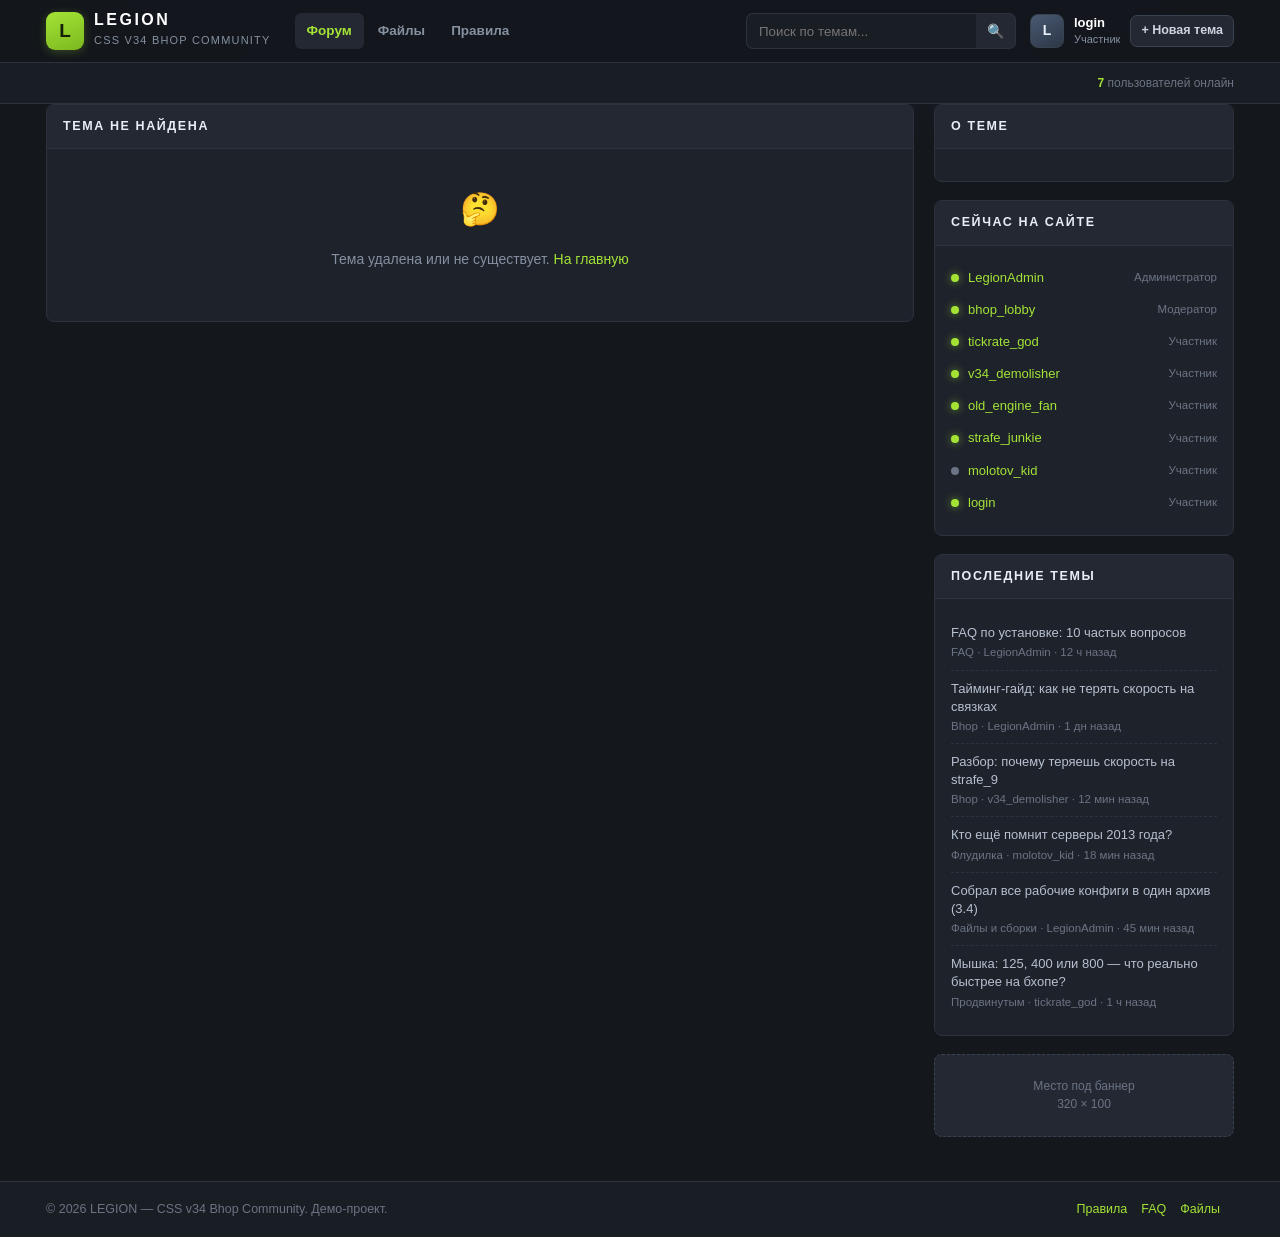
<file: legion-forum/thread.html>
<!DOCTYPE html>
<html lang="ru">
<head>
<meta charset="utf-8">
<meta name="viewport" content="width=device-width, initial-scale=1">
<title>Тема — LEGION</title>
<link rel="stylesheet" href="assets/style.css">
</head>
<body>

<header class="site-head">
  <div class="wrap bar">
    <a class="brand" href="index.html">
      <span class="crest">L</span>
      <span class="brand-txt"><b>LEGION</b><span>CSS v34 Bhop Community</span></span>
    </a>
    <nav class="mainnav">
      <a href="index.html" class="is-on">Форум</a>
      <a href="files.html">Файлы</a>
      <a href="rules.html">Правила</a>
    </nav>
    <form class="searchbox" id="headSearch">
      <input id="headSearchInput" type="search" placeholder="Поиск по темам...">
      <button title="Найти">&#128269;</button>
    </form>
    <div class="userbox">
      <span class="avatar">L</span>
      <span class="who"><b>login</b><span>Участник</span></span>
      <a class="btn btn-sm" href="new.html">+ Новая тема</a>
    </div>
  </div>
</header>

<div class="subbar">
  <div class="wrap in">
    <nav class="crumbs" id="crumbs"></nav>
    <span class="online-now" data-online></span>
  </div>
</div>

<div class="wrap">
  <div class="layout">

    <div class="col">
      <section class="panel">
        <div class="panel-head">
          <h2 id="threadTitle">Тема</h2>
          <span class="tail" id="threadTools"></span>
        </div>
        <div class="panel-body tight" id="posts"></div>
      </section>

      <section class="panel" id="replyPanel">
        <div class="panel-head"><h2>Ответить в теме</h2></div>
        <div class="panel-body">
          <div class="alert warn" id="lockedNote" style="display:none">
            Тема закрыта — новые сообщения не принимаются.
          </div>
          <div class="field">
            <label for="replyText">Сообщение</label>
            <textarea class="textarea" id="replyText" placeholder="Расскажи, как получилось на трассе..."></textarea>
            <div class="hint">
              Поддерживается разметка: <code>[b]жирный[/b]</code>, <code>`код`</code>,
              <code>[spoiler]...</code> и <code>[quote="ник"]цитата[/quote]</code>.
              Пустая строка = новый абзац.
            </div>
          </div>
          <div class="form-row">
            <button class="btn btn-primary" id="sendBtn">Отправить</button>
            <button class="btn" id="previewBtn" type="button">Предпросмотр</button>
            <button class="btn" id="clearBtn" type="button">Очистить</button>
          </div>
          <div class="panel" id="previewBox" style="display:none;margin:16px 0 0">
            <div class="panel-head"><h3>Предпросмотр</h3></div>
            <div class="panel-body"><div class="post-body" id="previewBody"></div></div>
          </div>
        </div>
      </section>
    </div>

    <aside class="col side">
      <section class="panel side-panel">
        <div class="panel-head"><h3>О теме</h3></div>
        <div class="panel-body"><ul class="stat-list" id="threadStats"></ul></div>
      </section>
      <section class="panel side-panel">
        <div class="panel-head"><h3>Сейчас на сайте</h3></div>
        <div class="panel-body"><ul class="online-list" data-online-list></ul></div>
      </section>
      <section class="panel side-panel">
        <div class="panel-head"><h3>Последние темы</h3></div>
        <div class="panel-body" data-latest></div>
      </section>
      <div class="adslot">Место под баннер<br>320 × 100</div>
    </aside>

  </div>
</div>

<footer class="site-foot">
  <div class="wrap in">
    <span>© <span data-year></span> LEGION — CSS v34 Bhop Community. Демо-проект.</span>
    <span class="links">
      <a href="rules.html">Правила</a>
      <a href="rules.html#faq">FAQ</a>
      <a href="files.html">Файлы</a>
      <span data-storage-note></span>
    </span>
  </div>
</footer>

<div class="toast" id="toast"></div>

<script src="assets/data.js"></script>
<script src="assets/app.js"></script>
<script src="assets/format.js"></script>
<script>
(function () {
  var L = window.L, F = L.forum;
  var format = window.LegionFormat;

  var threadId = new URLSearchParams(location.search).get('id');

  function postHtml(t, p, i) {
    var mine = p.author === F.you;
    var liked = L.hasThanks(p.id);
    return '<article class="post" data-post="' + L.esc(p.id) + '">' +
      '<div class="post-side">' +
        '<div class="avatar lg">' + L.esc(p.author.charAt(0).toUpperCase()) + '</div>' +
        '<div style="margin-top:8px">' +
          '<div class="name">' + L.esc(p.author) + '</div>' +
          '<div class="role">' + (mine ? 'вы' : 'участник') + '</div>' +
        '</div>' +
        '<div class="idnum">#' + (i + 1) + '</div>' +
      '</div>' +
      '<div class="post-main">' +
        '<div class="post-top">' +
          '<span>' + L.esc(L.ftime(p.created)) + '</span>' +
          '<span class="muted">·</span><span>' + L.esc(L.ago(p.created)) + '</span>' +
          '<span class="when">#' + (i + 1) + '</span>' +
        '</div>' +
        '<div class="post-body">' + p.body + '</div>' +
        '<div class="post-acts">' +
          '<button class="thanks' + (liked ? ' has' : '') + '" data-thanks="' + L.esc(p.id) + '">&#128077; Спасибо' +
            (p.thanks ? ' <b>' + p.thanks + '</b>' : '') + '</button>' +
          '<button class="btn btn-sm" data-quote="' + L.esc(p.id) + '">Цитировать</button>' +
          (mine ? '<button class="btn btn-sm btn-danger" data-del="' + L.esc(p.id) + '">Удалить</button>' : '') +
        '</div>' +
      '</div>' +
    '</article>';
  }

  function render() {
    var t = L.thread(threadId);
    if (!t) {
      L.q('#threadTitle').textContent = 'Тема не найдена';
      L.q('#posts').innerHTML = '<div class="empty"><div class="big">&#129300;</div><p>Тема удалена или не существует. <a href="index.html">На главную</a></p></div>';
      L.q('#replyPanel').classList.add('hidden');
      return;
    }

    document.title = t.title + ' — LEGION';
    L.q('#threadTitle').innerHTML =
      (t.pinned ? '<span class="badge badge-pin">Закреплено</span> ' : '') +
      (t.locked ? '<span class="badge">Закрыто</span> ' : '') +
      L.esc(t.title);

    L.q('#threadTools').innerHTML =
      '<span class="dim">' + t.posts.length + ' сообщ. · ' + L.num(t.views) + ' просм.</span> ' +
      '<button class="btn btn-sm btn-danger" id="delThread">Удалить тему</button>';

    L.q('#posts').innerHTML = t.posts.map(function (p, i) { return postHtml(t, p, i); }).join('');

    var b = L.board(t.board);
    var path = L.boardPath(t.board);
    L.q('#crumbs').innerHTML = '<a href="index.html">Форум</a><i>/</i>' +
      path.map(function (p, i) {
        return i === path.length - 1
          ? '<a href="board.html?id=' + L.esc(p.id) + '">' + L.esc(p.name) + '</a><i>/</i>'
          : '<a href="board.html?id=' + L.esc(p.id) + '">' + L.esc(p.name) + '</a><i>/</i>';
      }).join('') +
      '<span class="cur">' + L.esc(t.title) + '</span>';

    L.q('#threadStats').innerHTML = [
      ['Раздел', b ? '<a href="board.html?id=' + L.esc(t.board) + '">' + L.esc(b.name) + '</a>' : '—'],
      ['Автор', L.esc(t.author)],
      ['Создана', L.esc(L.ftime(t.created))],
      ['Сообщений', t.posts.length],
      ['Просмотров', L.num(t.views)],
      ['Последняя активность', L.esc(L.ago(t.lastSeen))]
    ].map(function (r) { return '<li><span>' + r[0] + '</span><b>' + r[1] + '</b></li>'; }).join('');

    if (t.locked) {
      L.q('#lockedNote').style.display = '';
      L.q('#replyText').disabled = true;
      L.q('#sendBtn').disabled = true;
    }

    /* кнопки внутри постов */
    L.qa('[data-thanks]').forEach(function (btn) {
      btn.addEventListener('click', function () {
        L.toggleThanks(btn.getAttribute('data-thanks'));
        render();
      });
    });
    L.qa('[data-quote]').forEach(function (btn) {
      btn.addEventListener('click', function () {
        var pid = btn.getAttribute('data-quote');
        var p = t.posts.filter(function (x) { return x.id === pid; })[0];
        if (!p) return;
        var plain = p.body.replace(/<[^>]+>/g, ' ').replace(/\s+/g, ' ').trim().slice(0, 240);
        var ta = L.q('#replyText');
        ta.value = (ta.value ? ta.value + '\n\n' : '') + '[quote="' + p.author + '"]' + plain + '[/quote]\n';
        ta.focus();
        L.toast('Цитата вставлена в форму ответа');
      });
    });
    L.qa('[data-del]').forEach(function (btn) {
      btn.addEventListener('click', function () {
        if (L.delPost(t.id, btn.getAttribute('data-del'))) {
          L.toast('Сообщение удалено');
          render();
        }
      });
    });

    var del = L.q('#delThread');
    if (del) del.addEventListener('click', function () {
      if (L.delThread(t.id)) {
        L.toast('Тема удалена');
        setTimeout(function () { location.href = 'board.html?id=' + encodeURIComponent(t.board); }, 700);
      }
    });
  }

  /* ---------- форма ответа ---------- */
  L.q('#sendBtn').addEventListener('click', function () {
    var ta = L.q('#replyText');
    if (!ta.value.trim()) return L.toast('Пустое сообщение не отправить', 'err');
    var t = L.thread(threadId);
    if (!t || t.locked) return L.toast('Тема закрыта', 'err');
    L.reply(threadId, format(ta.value));
    ta.value = '';
    L.q('#previewBox').style.display = 'none';
    L.toast('Ответ отправлен', 'ok');
    render();
    window.scrollTo({ top: document.body.scrollHeight, behavior: 'smooth' });
  });

  L.q('#previewBtn').addEventListener('click', function () {
    var box = L.q('#previewBox');
    box.style.display = box.style.display === 'none' ? '' : 'none';
    L.q('#previewBody').innerHTML = format(L.q('#replyText').value) || '<span class="muted">Пусто</span>';
  });

  L.q('#clearBtn').addEventListener('click', function () {
    L.q('#replyText').value = '';
    L.q('#previewBox').style.display = 'none';
  });

  render();
})();
</script>
</body>
</html>
</file>
<file: legion-forum/assets/style.css>
/* ============================================================
   LEGION — CSS v34 Bhop Forum
   ============================================================ */

:root{
  --bg:        #14171c;
  --bg-soft:   #191d24;
  --panel:     #1e222b;
  --panel-2:   #232833;
  --panel-3:   #2a303d;
  --line:      #2c333f;
  --line-2:    #39424f;
  --text:      #ccd4e0;
  --text-hi:   #ffffff;
  --dim:       #8590a1;
  --dim-2:     #6b7484;
  --accent:    #a4e336;
  --accent-dk: #7cb81f;
  --accent-ink:#16210a;
  --blue:      #4aa8e0;
  --red:       #e0564f;
  --orange:    #e8a13c;
  --radius:    8px;
}

*{ box-sizing:border-box; }

html,body{ margin:0; padding:0; }

body{
  background:
    radial-gradient(1200px 420px at 50% -140px, #1e2531 0%, transparent 70%),
    var(--bg);
  color:var(--text);
  font-family:"Segoe UI", Tahoma, Verdana, sans-serif;
  font-size:14px;
  line-height:1.55;
  -webkit-font-smoothing:antialiased;
}

a{ color:var(--accent); text-decoration:none; }
a:hover{ text-decoration:underline; }
b, strong{ color:var(--text-hi); }
small{ font-size:12px; }

.wrap{ max-width:1220px; margin:0 auto; padding:0 16px; }
.center{ text-align:center; }
.dim{ color:var(--dim); }
.muted{ color:var(--dim-2); }
.hidden{ display:none !important; }

/* ---------------- SITE HEADER ---------------- */
.site-head{
  position:sticky; top:0; z-index:50;
  background:rgba(20,23,28,.94);
  backdrop-filter:blur(8px);
  border-bottom:1px solid var(--line);
}
.site-head .bar{
  display:flex; align-items:center; gap:14px;
  height:62px;
}
.brand{ display:flex; align-items:center; gap:10px; }
.crest{
  width:38px; height:38px;
  display:flex; align-items:center; justify-content:center;
  font-weight:800; font-size:19px;
  color:var(--accent-ink);
  background:linear-gradient(160deg, var(--accent), var(--accent-dk));
  border-radius:9px;
  box-shadow:0 2px 10px rgba(164,227,54,.25);
}
.brand-txt b{ display:block; font-size:16px; letter-spacing:2.5px; line-height:1.1; }
.brand-txt span{ font-size:11px; color:var(--dim); letter-spacing:1.2px; text-transform:uppercase; }

.mainnav{ display:flex; gap:2px; margin-left:10px; }
.mainnav a{
  color:var(--dim);
  font-size:13.5px; font-weight:600;
  padding:8px 12px; border-radius:6px;
}
.mainnav a:hover{ background:var(--panel-2); color:var(--text-hi); text-decoration:none; }
.mainnav a.is-on{ background:var(--panel-2); color:var(--accent); }

.searchbox{ margin-left:auto; display:flex; }
.searchbox input{
  width:230px; height:36px;
  padding:0 12px;
  background:var(--bg-soft);
  border:1px solid var(--line);
  border-right:none;
  border-radius:7px 0 0 7px;
  color:var(--text);
  outline:none;
}
.searchbox input:focus{ border-color:var(--accent-dk); }
.searchbox button{
  width:40px;
  border:1px solid var(--line); border-left:none;
  border-radius:0 7px 7px 0;
  background:var(--panel-2);
  cursor:pointer; font-size:14px;
}
.searchbox button:hover{ background:var(--panel-3); }

.userbox{ display:flex; align-items:center; gap:10px; }
.avatar{
  width:34px; height:34px;
  display:flex; align-items:center; justify-content:center;
  border-radius:8px;
  font-weight:700; font-size:14px;
  color:#eaf0fa;
  background:linear-gradient(150deg,#4a5a72,#2c3646);
  border:1px solid var(--line-2);
}
.avatar.lg{ width:46px; height:46px; font-size:19px; border-radius:10px; }
.who{ line-height:1.2; }
.who b{ font-size:13px; display:block; }
.who span{ font-size:11px; color:var(--dim); }

/* ---------------- SUBBAR / BREADCRUMBS ---------------- */
.subbar{
  background:var(--bg-soft);
  border-bottom:1px solid var(--line);
}
.subbar .in{
  display:flex; align-items:center; gap:10px;
  min-height:40px;
  font-size:12.5px;
}
.crumbs{ display:flex; align-items:center; gap:7px; flex-wrap:wrap; }
.crumbs a{ color:var(--dim); }
.crumbs a:hover{ color:var(--accent); }
.crumbs i{ color:var(--dim-2); font-style:normal; }
.crumbs .cur{ color:var(--text-hi); font-weight:600; }
.online-now{ margin-left:auto; color:var(--dim-2); font-size:12px; white-space:nowrap; }
.online-now b{ color:var(--accent); }

/* ---------------- HERO ---------------- */
.hero{
  margin:22px 0 18px;
  padding:22px 24px;
  background:
    linear-gradient(120deg, rgba(164,227,54,.08), rgba(164,227,54,0) 55%),
    var(--panel);
  border:1px solid var(--line);
  border-radius:var(--radius);
  display:flex; align-items:center; gap:22px; flex-wrap:wrap;
}
.hero h1{
  margin:0 0 4px;
  font-size:27px; letter-spacing:1px;
  color:var(--text-hi);
}
.hero p{ margin:0; color:var(--dim); max-width:640px; }
.hero-acts{ margin-left:auto; display:flex; gap:8px; flex-wrap:wrap; }

/* ---------------- BUTTONS ---------------- */
.btn{
  display:inline-flex; align-items:center; justify-content:center; gap:7px;
  font-family:inherit; font-size:13.5px; font-weight:600;
  padding:8px 15px;
  border-radius:7px;
  border:1px solid var(--line-2);
  background:var(--panel-2);
  color:var(--text);
  cursor:pointer;
}
.btn:hover{ background:var(--panel-3); color:var(--text-hi); text-decoration:none; }
.btn-primary{
  background:linear-gradient(180deg, var(--accent), var(--accent-dk));
  border-color:var(--accent-dk);
  color:var(--accent-ink);
}
.btn-primary:hover{ background:linear-gradient(180deg,#b6ef4c,var(--accent-dk)); color:var(--accent-ink); }
.btn-sm{ font-size:12.5px; padding:5px 10px; }
.btn-danger{ border-color:#5c2b28; color:#f0b0ac; }
.btn-danger:hover{ background:#3a1f1d; }

/* ---------------- LAYOUT ---------------- */
.layout{
  display:grid;
  grid-template-columns:minmax(0,1fr) 300px;
  gap:20px;
  align-items:start;
  padding-bottom:44px;
}
.col{ min-width:0; }

/* ---------------- PANELS ---------------- */
.panel{
  background:var(--panel);
  border:1px solid var(--line);
  border-radius:var(--radius);
  overflow:hidden;
  margin-bottom:18px;
}
.panel-head{
  display:flex; align-items:center; gap:10px;
  padding:12px 16px;
  background:var(--panel-2);
  border-bottom:1px solid var(--line);
}
.panel-head h2, .panel-head h3{
  margin:0;
  font-size:12.5px;
  font-weight:700;
  letter-spacing:1.6px;
  text-transform:uppercase;
  color:#e8eef7;
}
.panel-head .tail{ margin-left:auto; display:flex; gap:8px; align-items:center; font-size:12.5px; }
.panel-body{ padding:16px; }
.panel-body.tight{ padding:0; }

/* ---------------- BOARD INDEX ---------------- */
.forum-cat{ margin-bottom:22px; }
.cat-title{
  display:flex; align-items:center; gap:9px;
  margin:0 0 9px;
  font-size:12px; font-weight:700;
  letter-spacing:1.8px; text-transform:uppercase;
  color:var(--dim);
}
.cat-title::after{
  content:""; flex:1; height:1px;
  background:linear-gradient(90deg, var(--line-2), transparent);
}

.row{
  display:grid;
  grid-template-columns:46px minmax(0,1fr) 78px 78px 250px;
  gap:14px;
  align-items:center;
  padding:13px 16px;
  background:var(--panel);
  border:1px solid var(--line);
  border-bottom:none;
}
.row:last-child{ border-bottom:1px solid var(--line); }
.row:hover{ background:var(--panel-2); }
.row.head{
  background:var(--panel-2);
  font-size:11px; letter-spacing:1.2px; text-transform:uppercase;
  color:var(--dim); font-weight:700;
  padding:9px 16px;
}
.board-ico{
  width:46px; height:46px;
  display:flex; align-items:center; justify-content:center;
  font-size:21px;
  border-radius:11px;
  background:linear-gradient(150deg,#2b3240,#1f242e);
  border:1px solid var(--line-2);
}
.board-name{ font-size:15px; font-weight:700; color:var(--text-hi); }
.row:hover .board-name{ color:var(--accent); }
.board-desc{ font-size:12.5px; color:var(--dim); margin-top:2px; }
.board-subs{ margin-top:7px; display:flex; flex-wrap:wrap; gap:6px; }
.sub-link{
  font-size:12px;
  padding:3px 9px;
  border-radius:20px;
  background:var(--panel-3);
  border:1px solid var(--line-2);
  color:#b9c3d1;
}
.sub-link:hover{ border-color:var(--accent-dk); color:var(--accent); text-decoration:none; }
.num{ text-align:center; font-size:13px; color:var(--dim); }
.num b{ display:block; color:var(--text-hi); font-size:14px; }
.lastpost{ font-size:12.5px; line-height:1.4; }
.lastpost .t{ color:var(--text); display:block; overflow:hidden; text-overflow:ellipsis; white-space:nowrap; }
.lastpost .a{ color:var(--dim); }

/* ---------------- BADGES ---------------- */
.badge{
  display:inline-block;
  font-size:10.5px; font-weight:700;
  letter-spacing:.6px; text-transform:uppercase;
  padding:1px 7px;
  border-radius:4px;
  border:1px solid var(--line-2);
  background:var(--panel-3);
  color:var(--dim);
  vertical-align:middle;
}
.badge-pin{ color:#ffd77a; border-color:#6b5320; background:#332a12; }
.badge-hot{ color:#ff9b94; border-color:#6d2f2a; background:#371a18; }
.badge-new{ color:#8fd4ff; border-color:#2b5773; background:#14283a; }
.badge-fix{ color:#9ae6a0; border-color:#2f6b38; background:#16301a; }
.badge-demo{ color:#c9b6ff; border-color:#4c3d78; background:#241d3a; }

/* ---------------- THREAD LIST ---------------- */
.thread{
  display:grid;
  grid-template-columns:minmax(0,1fr) 120px 260px;
  gap:14px;
  align-items:center;
  padding:12px 16px;
  border-bottom:1px solid var(--line);
}
.thread:last-child{ border-bottom:none; }
.thread:hover{ background:var(--panel-2); }
.thread-title{ font-size:15px; font-weight:600; color:var(--text-hi); }
.thread:hover .thread-title{ color:var(--accent); }
.thread-meta{ margin-top:4px; font-size:12px; color:var(--dim-2); display:flex; flex-wrap:wrap; gap:10px; align-items:center; }
.thread-stats{ text-align:center; font-size:12px; color:var(--dim-2); }
.thread-stats b{ display:block; color:var(--dim); font-size:13px; }
.pager{
  display:flex; gap:6px; align-items:center; justify-content:center;
  padding:14px;
  flex-wrap:wrap;
}
.pager a, .pager span{
  min-width:32px; height:30px;
  display:inline-flex; align-items:center; justify-content:center;
  padding:0 9px;
  border-radius:6px;
  border:1px solid var(--line);
  background:var(--panel-2);
  color:var(--dim);
  font-size:13px;
}
.pager a:hover{ border-color:var(--accent-dk); color:var(--accent); text-decoration:none; }
.pager .is-on{ background:var(--accent); border-color:var(--accent-dk); color:var(--accent-ink); font-weight:700; }

/* ---------------- POSTS ---------------- */
.post{
  display:grid;
  grid-template-columns:150px minmax(0,1fr);
  border-bottom:1px solid var(--line);
}
.post:last-child{ border-bottom:none; }
.post-side{
  padding:16px 12px;
  background:var(--panel-2);
  border-right:1px solid var(--line);
  text-align:center;
}
.post-side .name{ font-size:13.5px; font-weight:700; color:var(--text-hi); }
.post-side .role{ font-size:11px; color:var(--dim); }
.post-side .idnum{ margin-top:6px; font-size:11px; color:var(--dim-2); }
.post-main{ padding:14px 18px 16px; min-width:0; }
.post-top{
  display:flex; align-items:center; gap:10px;
  font-size:12px; color:var(--dim-2);
  padding-bottom:10px;
  margin-bottom:12px;
  border-bottom:1px solid var(--line);
}
.post-top .when{ margin-left:auto; }
.post-body{ font-size:14.5px; line-height:1.68; }
.post-body p{ margin:0 0 12px; }
.post-body ul{ margin:0 0 12px; padding-left:22px; }
.post-body code{
  font-family:Consolas, "Courier New", monospace;
  font-size:12.5px;
  background:#0f1218;
  border:1px solid var(--line-2);
  border-radius:4px;
  padding:1px 5px;
  color:#cfe39b;
}
.post-body blockquote{
  margin:0 0 12px;
  padding:8px 12px;
  border-left:3px solid var(--line-2);
  background:var(--panel-2);
  border-radius:0 6px 6px 0;
  color:#b3bccb;
  font-size:13.5px;
}
.post-body .spoiler{
  background:#1b202a; border:1px dashed var(--line-2);
  border-radius:5px; padding:8px 10px; color:#9aa4b4;
}
.post-acts{ display:flex; gap:7px; margin-top:14px; }
.thanks{
  display:inline-flex; align-items:center; gap:6px;
  font-size:12.5px; color:var(--dim);
  background:var(--panel-2);
  border:1px solid var(--line);
  border-radius:6px;
  padding:4px 10px; cursor:pointer;
  font-family:inherit;
}
.thanks:hover{ border-color:var(--accent-dk); color:var(--accent); }
.thanks.has{ color:var(--accent); border-color:var(--accent-dk); }

/* ---------------- FORMS ---------------- */
.field{ margin-bottom:14px; }
.field > label{
  display:block;
  margin-bottom:6px;
  font-size:12px; font-weight:700;
  letter-spacing:.8px; text-transform:uppercase;
  color:var(--dim);
}
.input, .textarea, select{
  width:100%;
  background:var(--bg-soft);
  border:1px solid var(--line-2);
  border-radius:7px;
  color:var(--text);
  font-family:inherit; font-size:14px;
  padding:9px 12px;
  outline:none;
}
.textarea{ min-height:170px; resize:vertical; line-height:1.6; }
.input:focus, .textarea:focus, select:focus{ border-color:var(--accent-dk); }
.form-row{ display:flex; gap:12px; flex-wrap:wrap; }
.form-row .field{ flex:1 1 220px; }
.hint{ font-size:12px; color:var(--dim-2); margin-top:5px; }

/* ---------------- UPLOAD ---------------- */
.drop{
  border:2px dashed var(--line-2);
  border-radius:var(--radius);
  background:var(--panel-2);
  padding:28px 18px;
  text-align:center;
  transition:border-color .15s, background .15s;
}
.drop.is-over{ border-color:var(--accent); background:#1b2416; }
.drop .big{ font-size:30px; }
.drop .t{ margin-top:8px; font-size:16px; font-weight:700; color:var(--text-hi); }
.drop .s{ margin:6px 0 12px; font-size:13px; color:var(--dim); }
.drop label.btn{ display:inline-flex; }

/* ---------------- FILE ROWS ---------------- */
.filerow{
  display:grid;
  grid-template-columns:minmax(0,1fr) 92px 96px 120px;
  gap:12px;
  align-items:center;
  padding:13px 16px;
  border-bottom:1px solid var(--line);
}
.filerow:last-child{ border-bottom:none; }
.filerow:hover{ background:var(--panel-2); }
.filerow.head{
  background:var(--panel-2);
  font-size:11px; letter-spacing:1.2px; text-transform:uppercase;
  color:var(--dim); font-weight:700;
}
.fname{
  font-family:Consolas, monospace;
  font-size:14px;
  color:var(--text-hi);
  word-break:break-all;
}
.fname .badge{ font-family:"Segoe UI", sans-serif; margin-left:8px; }
.fmeta{ margin-top:3px; font-size:12px; color:var(--dim-2); }
.fnum{ font-size:13px; color:var(--dim); text-align:center; }
.fnum b{ display:block; color:var(--text-hi); font-size:14px; }
.fdl{ display:flex; gap:6px; justify-content:flex-end; }

/* ---------------- SIDEBAR ---------------- */
.side-panel{ margin-bottom:18px; }
.stat-list{ list-style:none; margin:0; padding:0; }
.stat-list li{
  display:flex; justify-content:space-between; align-items:center;
  padding:8px 0;
  border-bottom:1px dashed var(--line);
  font-size:13px;
  color:var(--dim);
}
.stat-list li:last-child{ border-bottom:none; }
.stat-list b{ color:var(--text-hi); }
.online-list{ list-style:none; margin:0; padding:0; }
.online-list li{
  display:flex; align-items:center; gap:9px;
  padding:6px 0;
  font-size:13px;
}
.dot-ico{ width:8px; height:8px; border-radius:50%; background:var(--accent); box-shadow:0 0 8px rgba(164,227,54,.6); flex:0 0 auto; }
.dot-ico.off{ background:var(--dim-2); box-shadow:none; }
.mini-thread{
  display:block;
  padding:9px 0;
  border-bottom:1px dashed var(--line);
  font-size:13px;
  color:#b6c0cf;
  line-height:1.4;
}
.mini-thread:last-child{ border-bottom:none; }
.mini-thread .m{ display:block; font-size:11.5px; color:var(--dim-2); margin-top:2px; }
.adslot{
  border:1px dashed var(--line-2);
  border-radius:var(--radius);
  background:var(--panel-2);
  color:var(--dim-2);
  font-size:12px;
  text-align:center;
  padding:22px 10px;
}

/* ---------------- ALERTS / EMPTY ---------------- */
.alert{
  padding:12px 14px;
  border-radius:7px;
  border:1px solid var(--line-2);
  background:var(--panel-2);
  font-size:13.5px;
  margin-bottom:16px;
}
.alert.ok{ border-color:#2f6b38; background:#16281a; color:#bfe8c4; }
.alert.warn{ border-color:#6b5320; background:#2a2312; color:#f0dcae; }
.empty{ padding:36px 16px; text-align:center; color:var(--dim); }
.empty .big{ font-size:32px; }

/* ---------------- RULES ---------------- */
.rules li{ margin-bottom:7px; color:#bcc5d3; }
.rules ol{ padding-left:22px; color:#bcc5d3; }
.faq-q{ font-weight:700; color:var(--text-hi); margin:16px 0 5px; }

/* ---------------- TOAST ---------------- */
.toast{
  position:fixed; left:50%; bottom:26px;
  transform:translate(-50%, 22px);
  opacity:0; pointer-events:none;
  background:#12151a;
  border:1px solid var(--line-2);
  border-left:3px solid var(--accent);
  color:var(--text);
  font-size:13.5px;
  padding:11px 17px;
  border-radius:7px;
  box-shadow:0 10px 30px rgba(0,0,0,.55);
  transition:opacity .18s, transform .18s;
  z-index:99;
  max-width:86vw;
}
.toast.is-on{ opacity:1; transform:translate(-50%, 0); }
.toast.is-err{ border-left-color:var(--red); }

/* ---------------- FOOTER ---------------- */
.site-foot{
  border-top:1px solid var(--line);
  background:var(--bg-soft);
  color:var(--dim-2);
  font-size:12.5px;
}
.site-foot .in{
  display:flex; gap:16px; flex-wrap:wrap; align-items:center;
  padding:18px 16px;
}
.site-foot .links{ margin-left:auto; display:flex; gap:14px; flex-wrap:wrap; }

/* ---------------- RESPONSIVE ---------------- */
@media (max-width:1080px){
  .layout{ grid-template-columns:1fr; }
  .col.side{ order:2; }
}
@media (max-width:860px){
  .row{ grid-template-columns:44px minmax(0,1fr) 66px 66px; }
  .row .lastpost{ display:none; }
  .thread{ grid-template-columns:minmax(0,1fr) 92px; }
  .thread .lastpost{ display:none; }
  .filerow{ grid-template-columns:minmax(0,1fr) 84px; }
  .filerow .fnum.hide-s{ display:none; }
  .post{ grid-template-columns:1fr; }
  .post-side{
    display:flex; align-items:center; gap:10px; text-align:left;
    border-right:none; border-bottom:1px solid var(--line);
    padding:10px 14px;
  }
  .post-side .idnum{ margin-top:0; margin-left:auto; }
  .searchbox input{ width:130px; }
  .mainnav a{ padding:8px 8px; font-size:12.5px; }
  .who{ display:none; }
}
@media (max-width:560px){
  .brand-txt{ display:none; }
  .row{ grid-template-columns:40px minmax(0,1fr) 56px; }
  .row .num:nth-of-type(2){ display:none; }
  .hero{ padding:16px; }
  .hero h1{ font-size:21px; }
}
</file>
